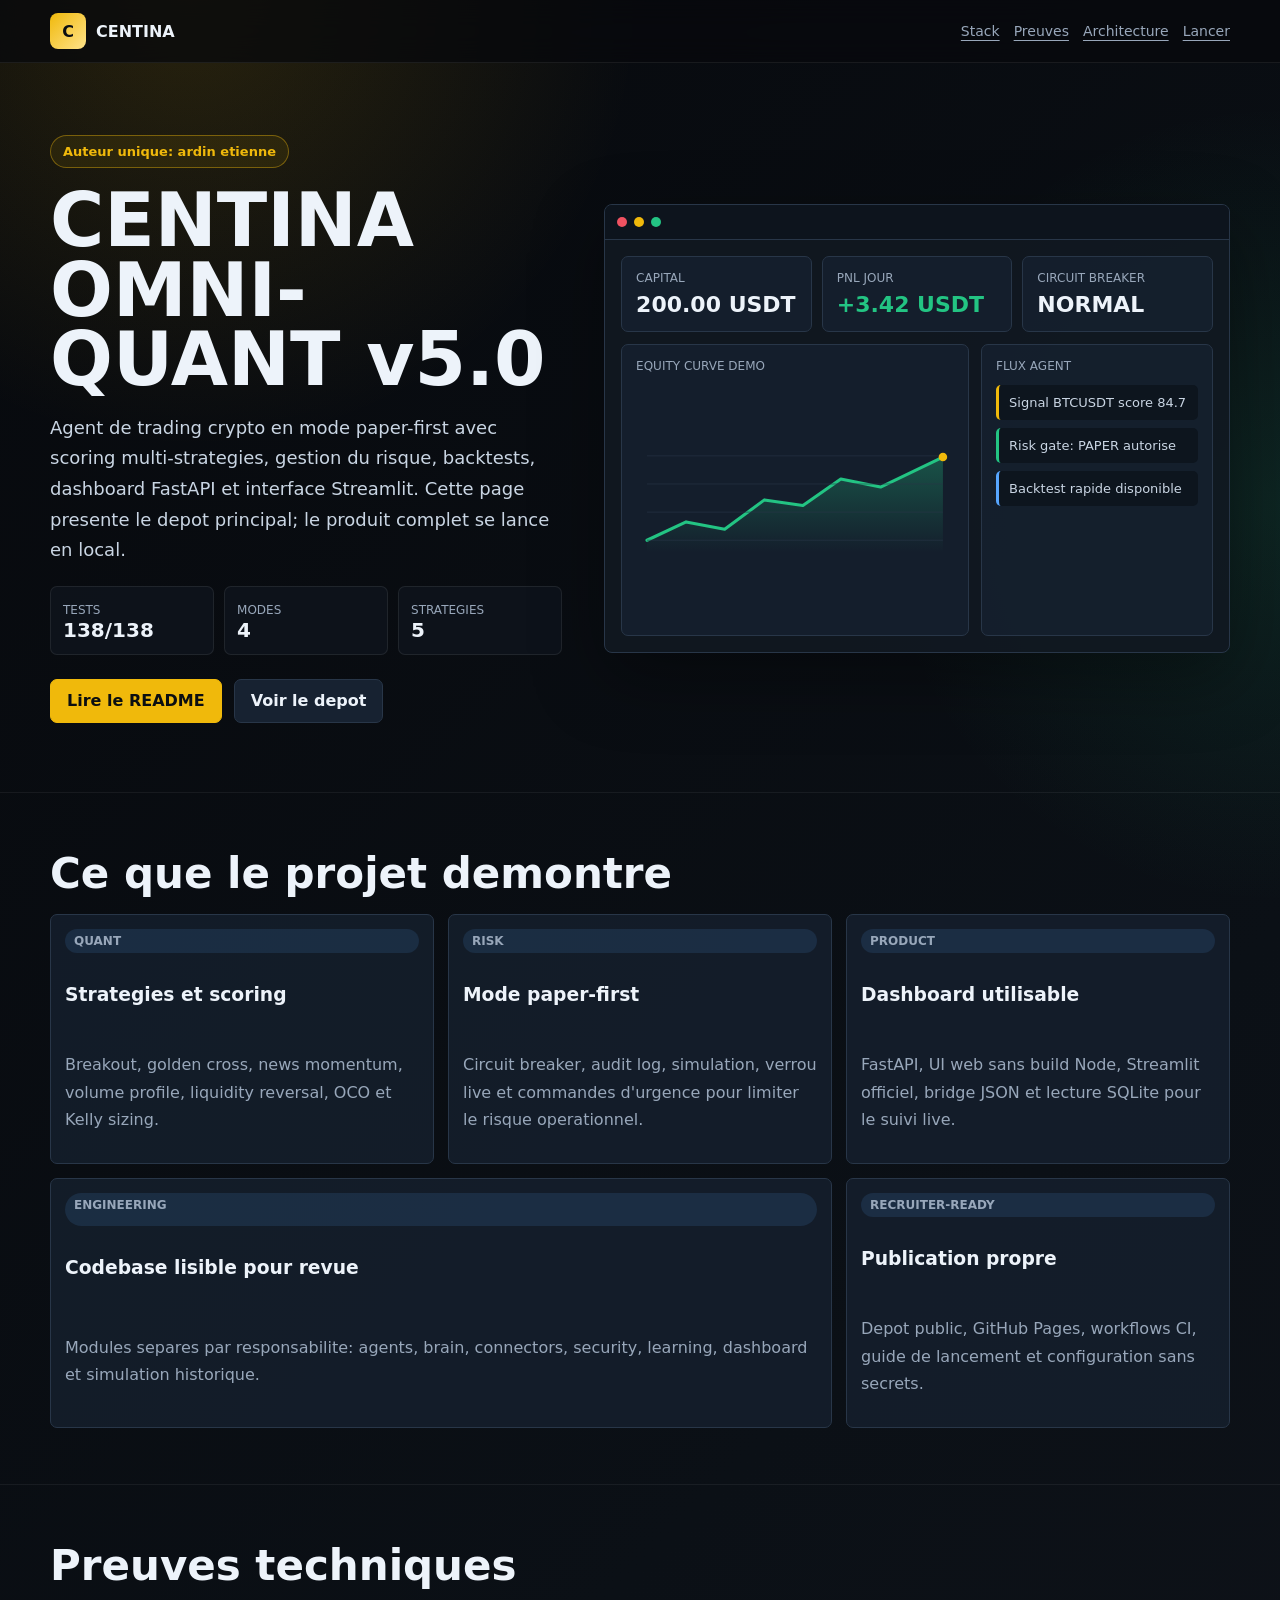
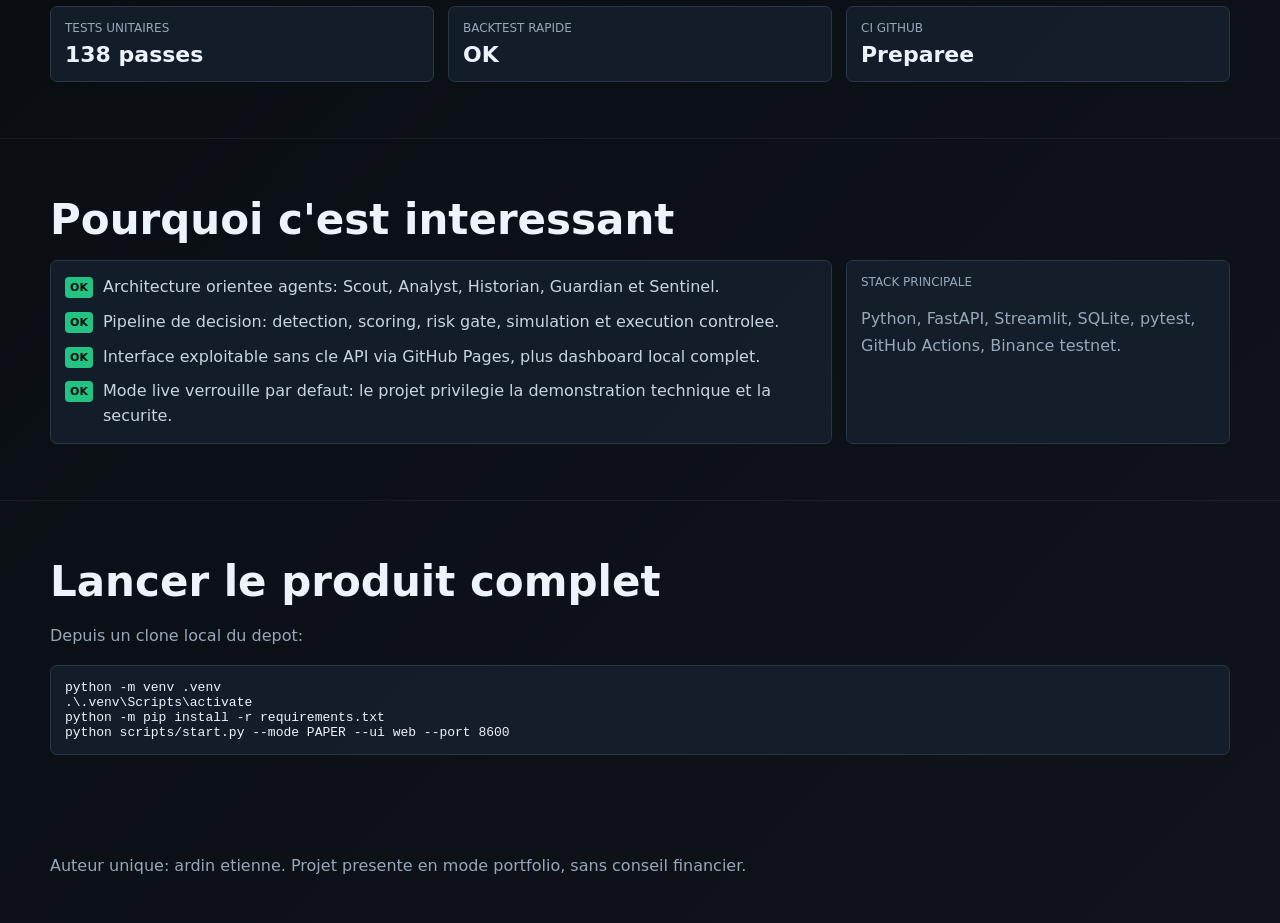
<file: index.html>
<!doctype html>
<html lang="fr">
  <head>
    <meta charset="utf-8" />
    <meta name="viewport" content="width=device-width, initial-scale=1" />
    <meta
      name="description"
      content="CENTINA OMNI-QUANT v5.0, projet portfolio de trading quantitatif crypto avec dashboard, backtests et risk engine."
    />
    <title>CENTINA OMNI-QUANT v5.0 - Portfolio</title>
    <style>
      :root {
        color-scheme: dark;
        --bg: #07090d;
        --panel: #111821;
        --panel2: #172231;
        --line: #283648;
        --text: #edf3fa;
        --muted: #98a7ba;
        --gold: #f0b90b;
        --green: #23c483;
        --red: #f05261;
        --blue: #57a6ff;
        --cyan: #2dd4bf;
      }
      * { box-sizing: border-box; }
      body {
        margin: 0;
        background:
          radial-gradient(circle at 15% 0%, rgba(240, 185, 11, .14), transparent 28rem),
          radial-gradient(circle at 100% 20%, rgba(35, 196, 131, .12), transparent 25rem),
          linear-gradient(135deg, #07090d 0%, #0b1016 58%, #10131a 100%);
        color: var(--text);
        font-family: Inter, ui-sans-serif, system-ui, -apple-system, BlinkMacSystemFont, "Segoe UI", sans-serif;
      }
      a { color: inherit; }
      html { scroll-behavior: smooth; }
      .wrap { width: min(1180px, calc(100% - 32px)); margin: 0 auto; }
      header {
        min-height: 88vh;
        display: grid;
        align-items: center;
        padding: 28px 0 44px;
      }
      nav {
        position: fixed;
        top: 0;
        left: 0;
        right: 0;
        z-index: 5;
        backdrop-filter: blur(14px);
        background: rgba(7, 9, 13, .74);
        border-bottom: 1px solid rgba(255,255,255,.07);
      }
      nav .wrap {
        height: 62px;
        display: flex;
        align-items: center;
        justify-content: space-between;
        gap: 16px;
      }
      .brand { display: flex; align-items: center; gap: 10px; font-weight: 900; }
      .mark {
        width: 36px; height: 36px; display: grid; place-items: center;
        border-radius: 8px; background: linear-gradient(135deg, var(--gold), #ffe38a);
        color: #0b0e11;
      }
      .navlinks { display: flex; gap: 14px; flex-wrap: wrap; color: var(--muted); font-size: 14px; }
      .navlinks a { text-underline-offset: 4px; }
      .hero {
        padding-top: 82px;
        display: grid;
        grid-template-columns: minmax(0, .9fr) minmax(420px, 1.1fr);
        gap: 42px;
        align-items: center;
      }
      .eyebrow {
        display: inline-flex; align-items: center; gap: 8px;
        border: 1px solid rgba(240,185,11,.4);
        color: var(--gold);
        background: rgba(240,185,11,.08);
        border-radius: 999px;
        padding: 8px 12px;
        font-size: 13px;
        font-weight: 800;
      }
      h1 { margin: 18px 0 14px; font-size: clamp(42px, 6.6vw, 74px); line-height: .94; letter-spacing: 0; }
      .lead { color: #c9d5e3; font-size: 18px; line-height: 1.7; max-width: 680px; }
      .hero-points { display: grid; grid-template-columns: repeat(3, minmax(0, 1fr)); gap: 10px; margin-top: 20px; }
      .hero-point {
        border: 1px solid rgba(255,255,255,.08);
        background: rgba(17,24,33,.62);
        border-radius: 7px;
        padding: 12px;
      }
      .hero-point strong { display: block; font-size: 20px; }
      .hero-point span { color: var(--muted); font-size: 12px; text-transform: uppercase; }
      .actions { display: flex; gap: 12px; flex-wrap: wrap; margin-top: 24px; }
      .btn {
        display: inline-flex; align-items: center; justify-content: center;
        min-height: 44px; padding: 0 16px; border-radius: 7px;
        text-decoration: none; font-weight: 800;
        border: 1px solid var(--line); background: var(--panel2);
      }
      .btn.primary { background: var(--gold); color: #0b0e11; border-color: var(--gold); }
      .btn:hover { border-color: var(--gold); transform: translateY(-1px); }
      .terminal {
        border: 1px solid var(--line);
        background: rgba(17, 24, 33, .92);
        border-radius: 8px;
        overflow: hidden;
        box-shadow: 0 24px 70px rgba(0,0,0,.35);
      }
      .termbar { display:flex; gap:7px; padding:12px; background:#0d141d; border-bottom:1px solid var(--line); }
      .dot { width: 10px; height: 10px; border-radius: 50%; background: var(--red); }
      .dot:nth-child(2){ background: var(--gold); }
      .dot:nth-child(3){ background: var(--green); }
      .dash { padding: 16px; display: grid; gap: 12px; }
      .metrics { display:grid; grid-template-columns: repeat(3,1fr); gap:10px; }
      .card, .panel {
        border: 1px solid var(--line); background: rgba(23,34,49,.72);
        border-radius: 7px; padding: 14px;
      }
      .card span, .panel span { display:block; color: var(--muted); font-size: 12px; text-transform: uppercase; }
      .card strong { display:block; margin-top: 7px; font-size: 22px; }
      .dashboard-grid { display: grid; grid-template-columns: 1.2fr .8fr; gap: 12px; }
      .chart-card { min-height: 292px; }
      .chart-card svg { width: 100%; height: 220px; display: block; margin-top: 12px; }
      .event-mini { display: grid; gap: 8px; margin-top: 12px; }
      .event-mini div { border-left: 3px solid var(--gold); background: rgba(13,20,29,.9); border-radius: 5px; padding: 10px; color: #c9d5e3; font-size: 13px; }
      .event-mini div:nth-child(2) { border-left-color: var(--green); }
      .event-mini div:nth-child(3) { border-left-color: var(--blue); }
      .grid { display:grid; grid-template-columns: repeat(3, minmax(0, 1fr)); gap:14px; }
      section { padding: 56px 0; border-top: 1px solid rgba(255,255,255,.06); }
      h2 { margin:0 0 16px; font-size: clamp(26px, 4vw, 42px); }
      .muted { color: var(--muted); line-height: 1.7; }
      .bars { display:flex; align-items:end; min-height: 180px; gap:8px; margin-top:12px; }
      .bar { flex:1; min-width:8px; border-radius:5px 5px 0 0; background:linear-gradient(180deg,var(--green),rgba(35,196,131,.4)); }
      .bar.loss { background:linear-gradient(180deg,var(--red),rgba(240,82,97,.4)); }
      .stack { display:grid; gap:12px; }
      .pill { display:inline-flex; padding:5px 9px; border-radius:999px; background:rgba(87,166,255,.12); color:var(--blue); font-size:12px; font-weight:800; }
      .wide { grid-column: span 2; }
      .checklist { display: grid; gap: 10px; margin: 0; padding: 0; list-style: none; }
      .checklist li { display: flex; gap: 10px; color: #c9d5e3; line-height: 1.55; }
      .checklist li::before { content: "OK"; color: #07100d; background: var(--green); border-radius: 4px; height: 21px; min-width: 28px; display: grid; place-items: center; font-size: 11px; font-weight: 900; margin-top: 2px; }
      pre { overflow: auto; }
      footer { padding: 32px 0 48px; color: var(--muted); }
      @media (max-width: 920px) {
        .hero, .grid, .dashboard-grid { grid-template-columns: 1fr; }
        .metrics, .hero-points { grid-template-columns: 1fr; }
        .wide { grid-column: auto; }
        nav { position: static; }
        header { min-height: auto; }
        .hero { padding-top: 32px; }
      }
    </style>
  </head>
  <body>
    <nav>
      <div class="wrap">
        <div class="brand"><span class="mark">C</span> CENTINA</div>
        <div class="navlinks">
          <a href="#stack">Stack</a>
          <a href="#proof">Preuves</a>
          <a href="#architecture">Architecture</a>
          <a href="#run">Lancer</a>
        </div>
      </div>
    </nav>

    <header>
      <div class="wrap hero">
        <div>
          <span class="eyebrow">Auteur unique: ardin etienne</span>
          <h1>CENTINA OMNI-QUANT v5.0</h1>
          <p class="lead">
            Agent de trading crypto en mode paper-first avec scoring multi-strategies,
            gestion du risque, backtests, dashboard FastAPI et interface Streamlit.
            Cette page presente le depot principal; le produit complet se lance en local.
          </p>
          <div class="hero-points">
            <div class="hero-point"><span>Tests</span><strong>138/138</strong></div>
            <div class="hero-point"><span>Modes</span><strong>4</strong></div>
            <div class="hero-point"><span>Strategies</span><strong>5</strong></div>
          </div>
          <div class="actions">
            <a class="btn primary" href="https://github.com/hardinet/centina-quant#readme" target="_blank" rel="noreferrer">Lire le README</a>
            <a class="btn" href="https://github.com/hardinet/centina-quant" target="_blank" rel="noreferrer">Voir le depot</a>
          </div>
        </div>

        <div class="terminal" aria-label="Apercu du dashboard CENTINA">
          <div class="termbar"><span class="dot"></span><span class="dot"></span><span class="dot"></span></div>
          <div class="dash">
            <div class="metrics">
              <div class="card"><span>Capital</span><strong>200.00 USDT</strong></div>
              <div class="card"><span>PnL jour</span><strong style="color:var(--green)">+3.42 USDT</strong></div>
              <div class="card"><span>Circuit breaker</span><strong>NORMAL</strong></div>
            </div>
            <div class="dashboard-grid">
              <div class="panel chart-card">
                <span>Equity curve demo</span>
                <svg viewBox="0 0 520 220" role="img" aria-label="Courbe de capital demo">
                  <defs>
                    <linearGradient id="fill" x1="0" x2="0" y1="0" y2="1">
                      <stop offset="0%" stop-color="#23c483" stop-opacity=".32" />
                      <stop offset="100%" stop-color="#23c483" stop-opacity="0" />
                    </linearGradient>
                  </defs>
                  <path d="M18 184 L82 154 L145 166 L210 118 L273 127 L335 84 L400 97 L502 48" fill="none" stroke="#23c483" stroke-width="5" stroke-linecap="round" stroke-linejoin="round" />
                  <path d="M18 184 L82 154 L145 166 L210 118 L273 127 L335 84 L400 97 L502 48 L502 204 L18 204 Z" fill="url(#fill)" />
                  <path d="M18 184 H502 M18 138 H502 M18 92 H502 M18 46 H502" stroke="#283648" stroke-width="1" />
                  <circle cx="502" cy="48" r="7" fill="#f0b90b" />
                </svg>
              </div>
              <div class="panel">
                <span>Flux agent</span>
                <div class="event-mini">
                  <div>Signal BTCUSDT score 84.7</div>
                  <div>Risk gate: PAPER autorise</div>
                  <div>Backtest rapide disponible</div>
                </div>
              </div>
            </div>
          </div>
        </div>
      </div>
    </header>

    <main>
      <section id="stack">
        <div class="wrap">
          <h2>Ce que le projet demontre</h2>
          <div class="grid">
            <article class="panel stack">
              <span class="pill">Quant</span>
              <h3>Strategies et scoring</h3>
              <p class="muted">Breakout, golden cross, news momentum, volume profile, liquidity reversal, OCO et Kelly sizing.</p>
            </article>
            <article class="panel stack">
              <span class="pill">Risk</span>
              <h3>Mode paper-first</h3>
              <p class="muted">Circuit breaker, audit log, simulation, verrou live et commandes d'urgence pour limiter le risque operationnel.</p>
            </article>
            <article class="panel stack">
              <span class="pill">Product</span>
              <h3>Dashboard utilisable</h3>
              <p class="muted">FastAPI, UI web sans build Node, Streamlit officiel, bridge JSON et lecture SQLite pour le suivi live.</p>
            </article>
            <article class="panel stack wide">
              <span class="pill">Engineering</span>
              <h3>Codebase lisible pour revue</h3>
              <p class="muted">Modules separes par responsabilite: agents, brain, connectors, security, learning, dashboard et simulation historique.</p>
            </article>
            <article class="panel stack">
              <span class="pill">Recruiter-ready</span>
              <h3>Publication propre</h3>
              <p class="muted">Depot public, GitHub Pages, workflows CI, guide de lancement et configuration sans secrets.</p>
            </article>
          </div>
        </div>
      </section>

      <section id="proof">
        <div class="wrap">
          <h2>Preuves techniques</h2>
          <div class="grid">
            <article class="card"><span>Tests unitaires</span><strong>138 passes</strong></article>
            <article class="card"><span>Backtest rapide</span><strong>OK</strong></article>
            <article class="card"><span>CI GitHub</span><strong>Preparee</strong></article>
          </div>
        </div>
      </section>

      <section id="architecture">
        <div class="wrap">
          <h2>Pourquoi c'est interessant</h2>
          <div class="grid">
            <article class="panel wide">
              <ul class="checklist">
                <li>Architecture orientee agents: Scout, Analyst, Historian, Guardian et Sentinel.</li>
                <li>Pipeline de decision: detection, scoring, risk gate, simulation et execution controlee.</li>
                <li>Interface exploitable sans cle API via GitHub Pages, plus dashboard local complet.</li>
                <li>Mode live verrouille par defaut: le projet privilegie la demonstration technique et la securite.</li>
              </ul>
            </article>
            <article class="panel">
              <span>Stack principale</span>
              <p class="muted">Python, FastAPI, Streamlit, SQLite, pytest, GitHub Actions, Binance testnet.</p>
            </article>
          </div>
        </div>
      </section>

      <section id="run">
        <div class="wrap">
          <h2>Lancer le produit complet</h2>
          <p class="muted">Depuis un clone local du depot:</p>
          <pre class="panel"><code>python -m venv .venv
.\.venv\Scripts\activate
python -m pip install -r requirements.txt
python scripts/start.py --mode PAPER --ui web --port 8600</code></pre>
        </div>
      </section>
    </main>

    <footer>
      <div class="wrap">
        Auteur unique: ardin etienne. Projet presente en mode portfolio, sans conseil financier.
      </div>
    </footer>
  </body>
</html>
</file>
